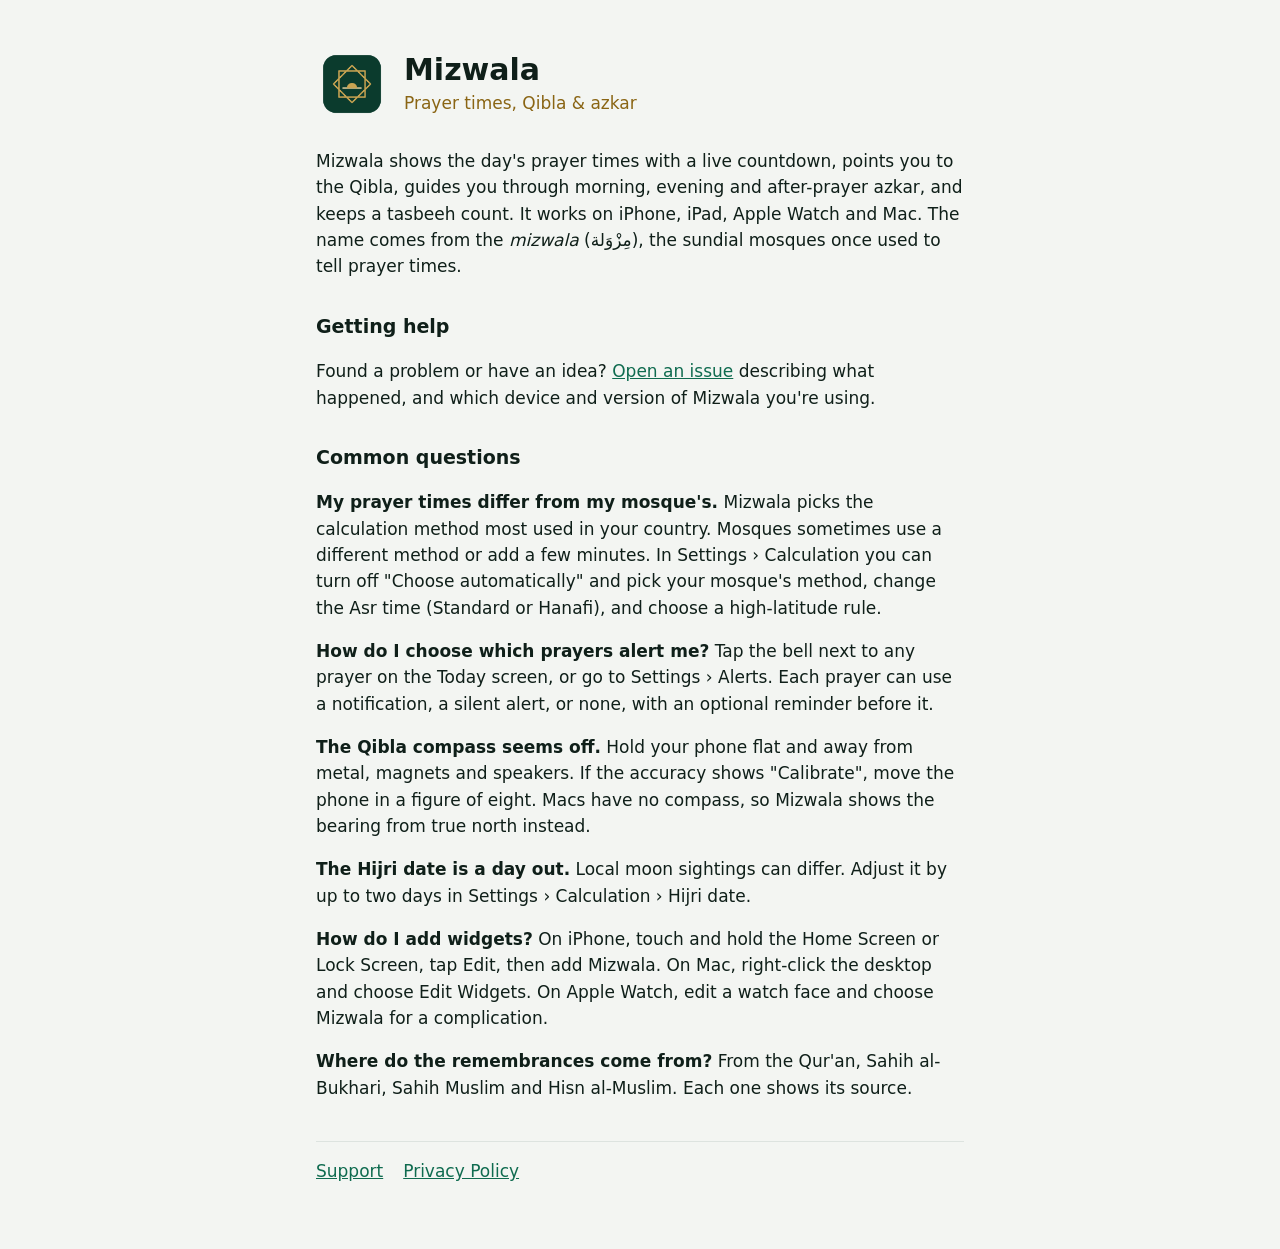
<file: index.html>
<!doctype html>
<html lang="en"><head><meta charset="utf-8"><meta name="viewport" content="width=device-width,initial-scale=1">
<title>Mizwala Support</title><link rel="stylesheet" href="style.css"><link rel="icon" href="icon.png"></head>
<body><main>
<header><img src="icon.png" alt=""><div><h1>Mizwala</h1><p class="tag">Prayer times, Qibla &amp; azkar</p></div></header>
<p>Mizwala shows the day's prayer times with a live countdown, points you to the Qibla, guides you through morning, evening and after-prayer azkar, and keeps a tasbeeh count. It works on iPhone, iPad, Apple Watch and Mac. The name comes from the <em>mizwala</em> (مِزْوَلة), the sundial mosques once used to tell prayer times.</p>

<h2>Getting help</h2>
<p>Found a problem or have an idea? <a href="https://github.com/mhusse7/mizwala-site/issues/new">Open an issue</a> describing what happened, and which device and version of Mizwala you're using.</p>

<h2>Common questions</h2>
<p><strong>My prayer times differ from my mosque's.</strong> Mizwala picks the calculation method most used in your country. Mosques sometimes use a different method or add a few minutes. In Settings › Calculation you can turn off "Choose automatically" and pick your mosque's method, change the Asr time (Standard or Hanafi), and choose a high-latitude rule.</p>
<p><strong>How do I choose which prayers alert me?</strong> Tap the bell next to any prayer on the Today screen, or go to Settings › Alerts. Each prayer can use a notification, a silent alert, or none, with an optional reminder before it.</p>
<p><strong>The Qibla compass seems off.</strong> Hold your phone flat and away from metal, magnets and speakers. If the accuracy shows "Calibrate", move the phone in a figure of eight. Macs have no compass, so Mizwala shows the bearing from true north instead.</p>
<p><strong>The Hijri date is a day out.</strong> Local moon sightings can differ. Adjust it by up to two days in Settings › Calculation › Hijri date.</p>
<p><strong>How do I add widgets?</strong> On iPhone, touch and hold the Home Screen or Lock Screen, tap Edit, then add Mizwala. On Mac, right-click the desktop and choose Edit Widgets. On Apple Watch, edit a watch face and choose Mizwala for a complication.</p>
<p><strong>Where do the remembrances come from?</strong> From the Qur'an, Sahih al-Bukhari, Sahih Muslim and Hisn al-Muslim. Each one shows its source.</p>

<nav><a href="index.html">Support</a><a href="privacy.html">Privacy Policy</a></nav>
</main></body></html>
</file>
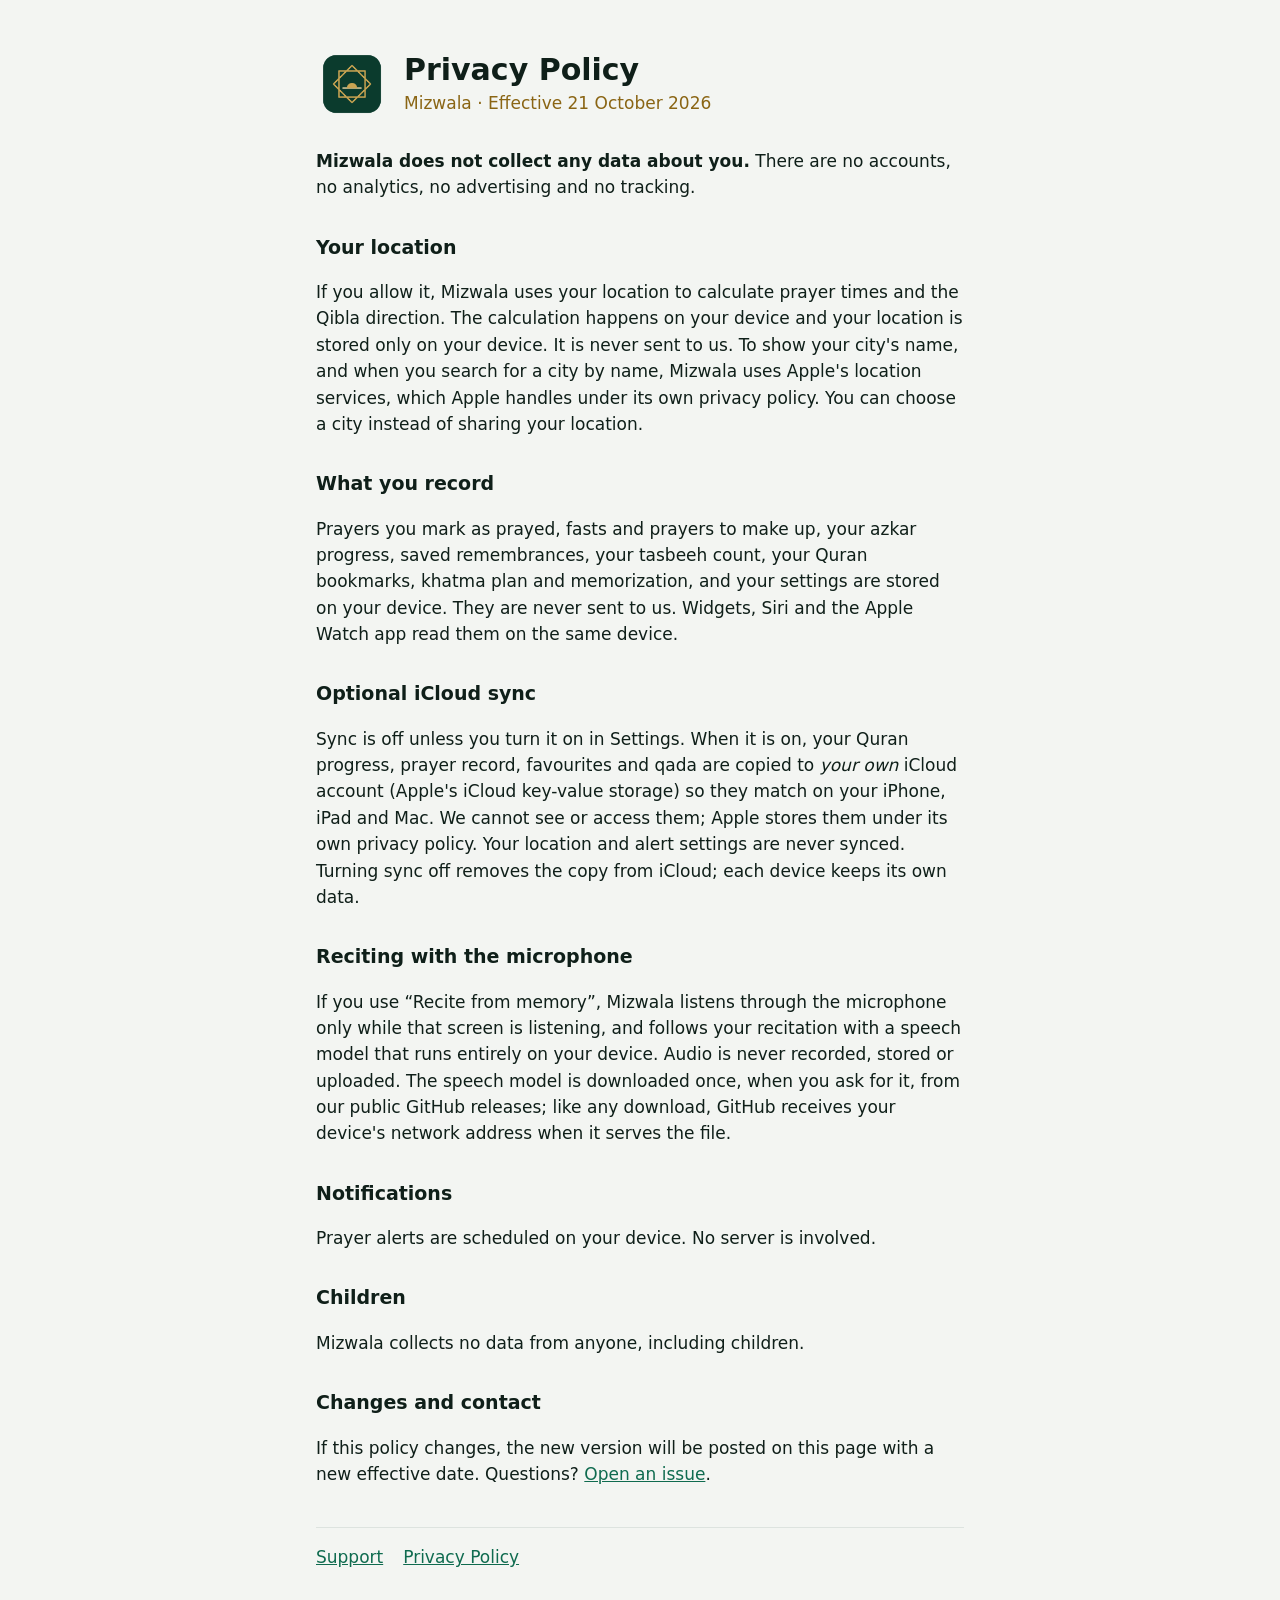
<file: privacy.html>
<!doctype html>
<html lang="en"><head><meta charset="utf-8"><meta name="viewport" content="width=device-width,initial-scale=1">
<title>Mizwala Privacy Policy</title><link rel="stylesheet" href="style.css"><link rel="icon" href="icon.png"></head>
<body><main>
<header><img src="icon.png" alt=""><div><h1>Privacy Policy</h1><p class="tag">Mizwala · Effective 21 October 2026</p></div></header>
<p><strong>Mizwala does not collect any data about you.</strong> There are no accounts, no analytics, no advertising and no tracking.</p>

<h2>Your location</h2>
<p>If you allow it, Mizwala uses your location to calculate prayer times and the Qibla direction. The calculation happens on your device and your location is stored only on your device. It is never sent to us. To show your city's name, and when you search for a city by name, Mizwala uses Apple's location services, which Apple handles under its own privacy policy. You can choose a city instead of sharing your location.</p>

<h2>What you record</h2>
<p>Prayers you mark as prayed, fasts and prayers to make up, your azkar progress, saved remembrances, your tasbeeh count, your Quran bookmarks, khatma plan and memorization, and your settings are stored on your device. They are never sent to us. Widgets, Siri and the Apple Watch app read them on the same device.</p>

<h2>Optional iCloud sync</h2>
<p>Sync is off unless you turn it on in Settings. When it is on, your Quran progress, prayer record, favourites and qada are copied to <em>your own</em> iCloud account (Apple's iCloud key-value storage) so they match on your iPhone, iPad and Mac. We cannot see or access them; Apple stores them under its own privacy policy. Your location and alert settings are never synced. Turning sync off removes the copy from iCloud; each device keeps its own data.</p>

<h2>Reciting with the microphone</h2>
<p>If you use “Recite from memory”, Mizwala listens through the microphone only while that screen is listening, and follows your recitation with a speech model that runs entirely on your device. Audio is never recorded, stored or uploaded. The speech model is downloaded once, when you ask for it, from our public GitHub releases; like any download, GitHub receives your device's network address when it serves the file.</p>

<h2>Notifications</h2>
<p>Prayer alerts are scheduled on your device. No server is involved.</p>

<h2>Children</h2>
<p>Mizwala collects no data from anyone, including children.</p>

<h2>Changes and contact</h2>
<p>If this policy changes, the new version will be posted on this page with a new effective date. Questions? <a href="https://github.com/mhusse7/mizwala-site/issues/new">Open an issue</a>.</p>

<nav><a href="index.html">Support</a><a href="privacy.html">Privacy Policy</a></nav>
</main></body></html>
</file>
<file: style.css>
:root{--ground:#F3F5F2;--ink:#0F1F19;--ink2:#4E5F57;--emerald:#0F6B4F;--brass:#8A6514;--line:#DDE3DF}
@media (prefers-color-scheme: dark){:root{--ground:#0A1512;--ink:#E8EFEC;--ink2:#9DB0A7;--emerald:#4CC79A;--brass:#D9B967;--line:#22332C}}
*{box-sizing:border-box}
body{margin:0;background:var(--ground);color:var(--ink);font:17px/1.55 -apple-system,BlinkMacSystemFont,"Segoe UI",system-ui,sans-serif}
main{max-width:680px;margin:0 auto;padding:48px 16px 64px}
header{display:flex;gap:16px;align-items:center;margin-bottom:28px}
header img{width:72px;height:72px;border-radius:16px}
h1{margin:0;font-size:30px;line-height:1.2}
.tag{margin:2px 0 0;color:var(--brass)}
h2{margin:32px 0 8px;font-size:19px}
a{color:var(--emerald)}
nav{display:flex;gap:20px;margin-top:40px;padding-top:16px;border-top:1px solid var(--line)}
</file>
